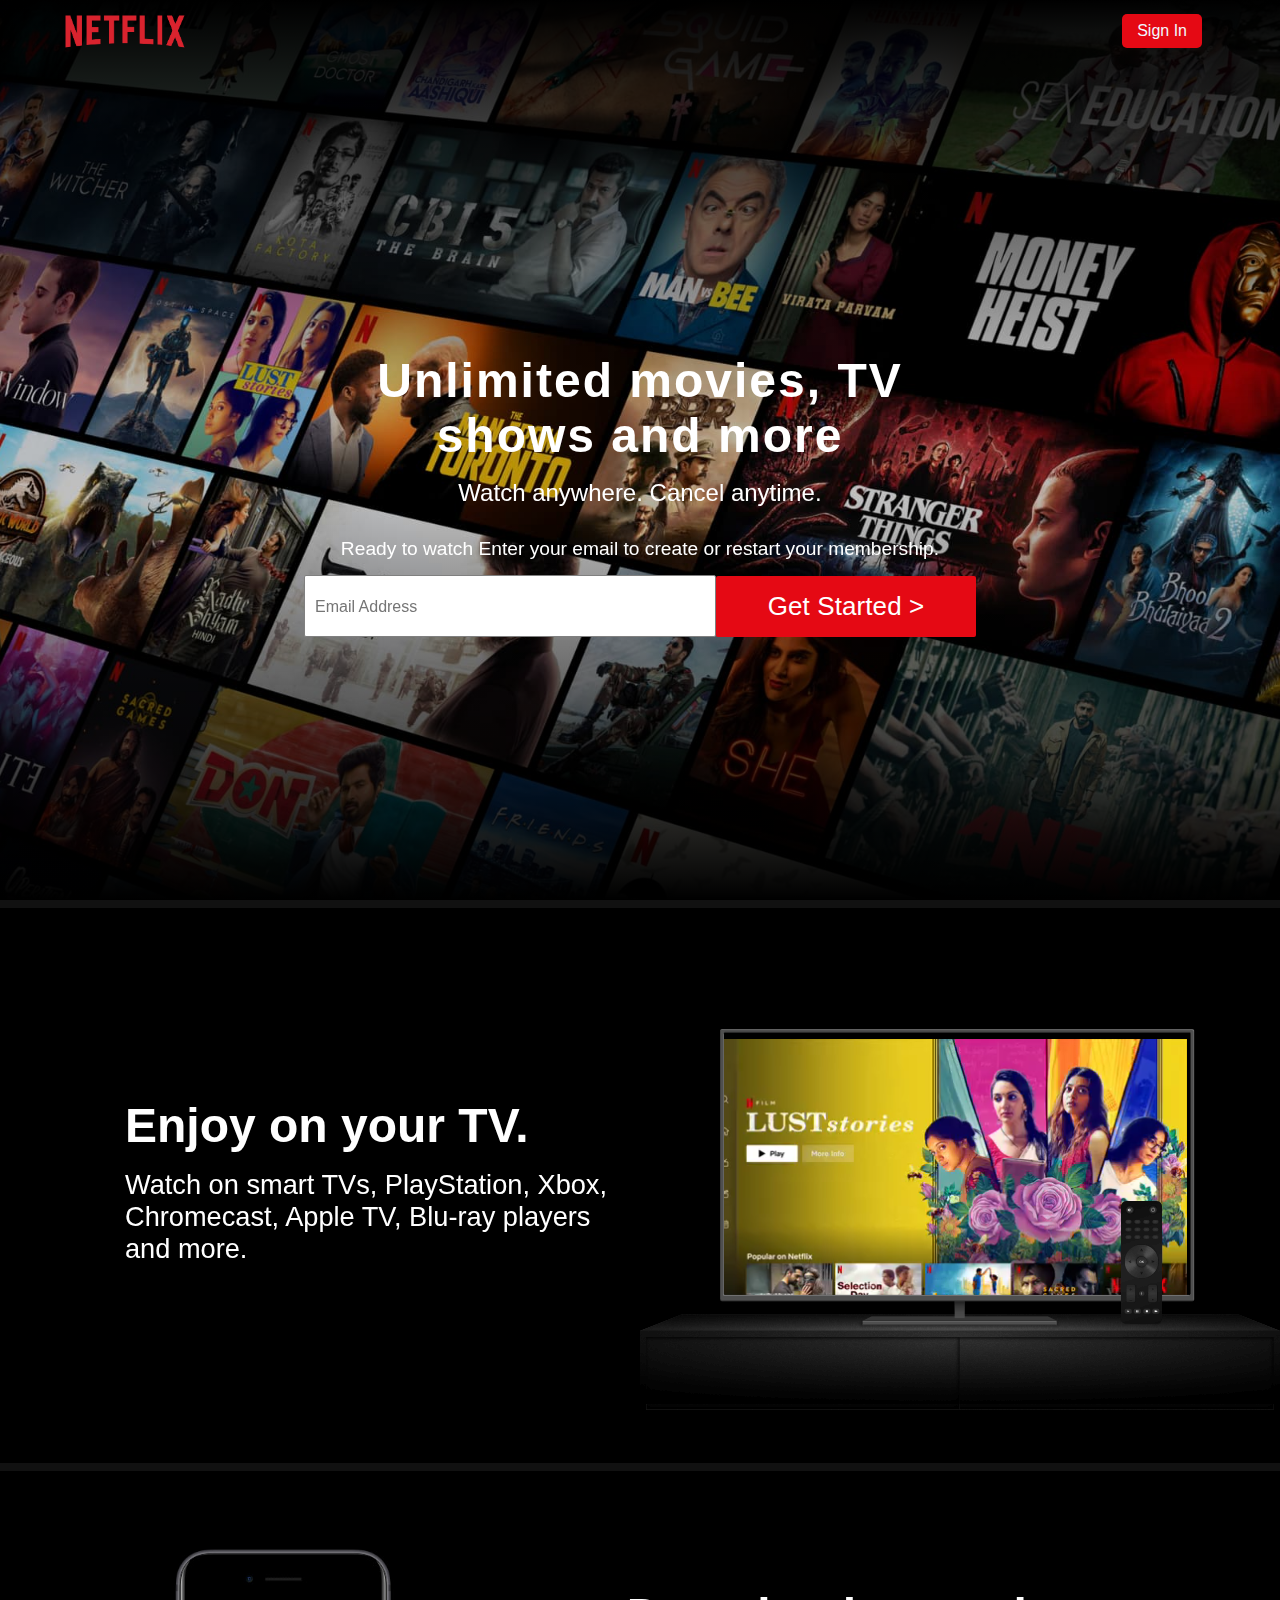
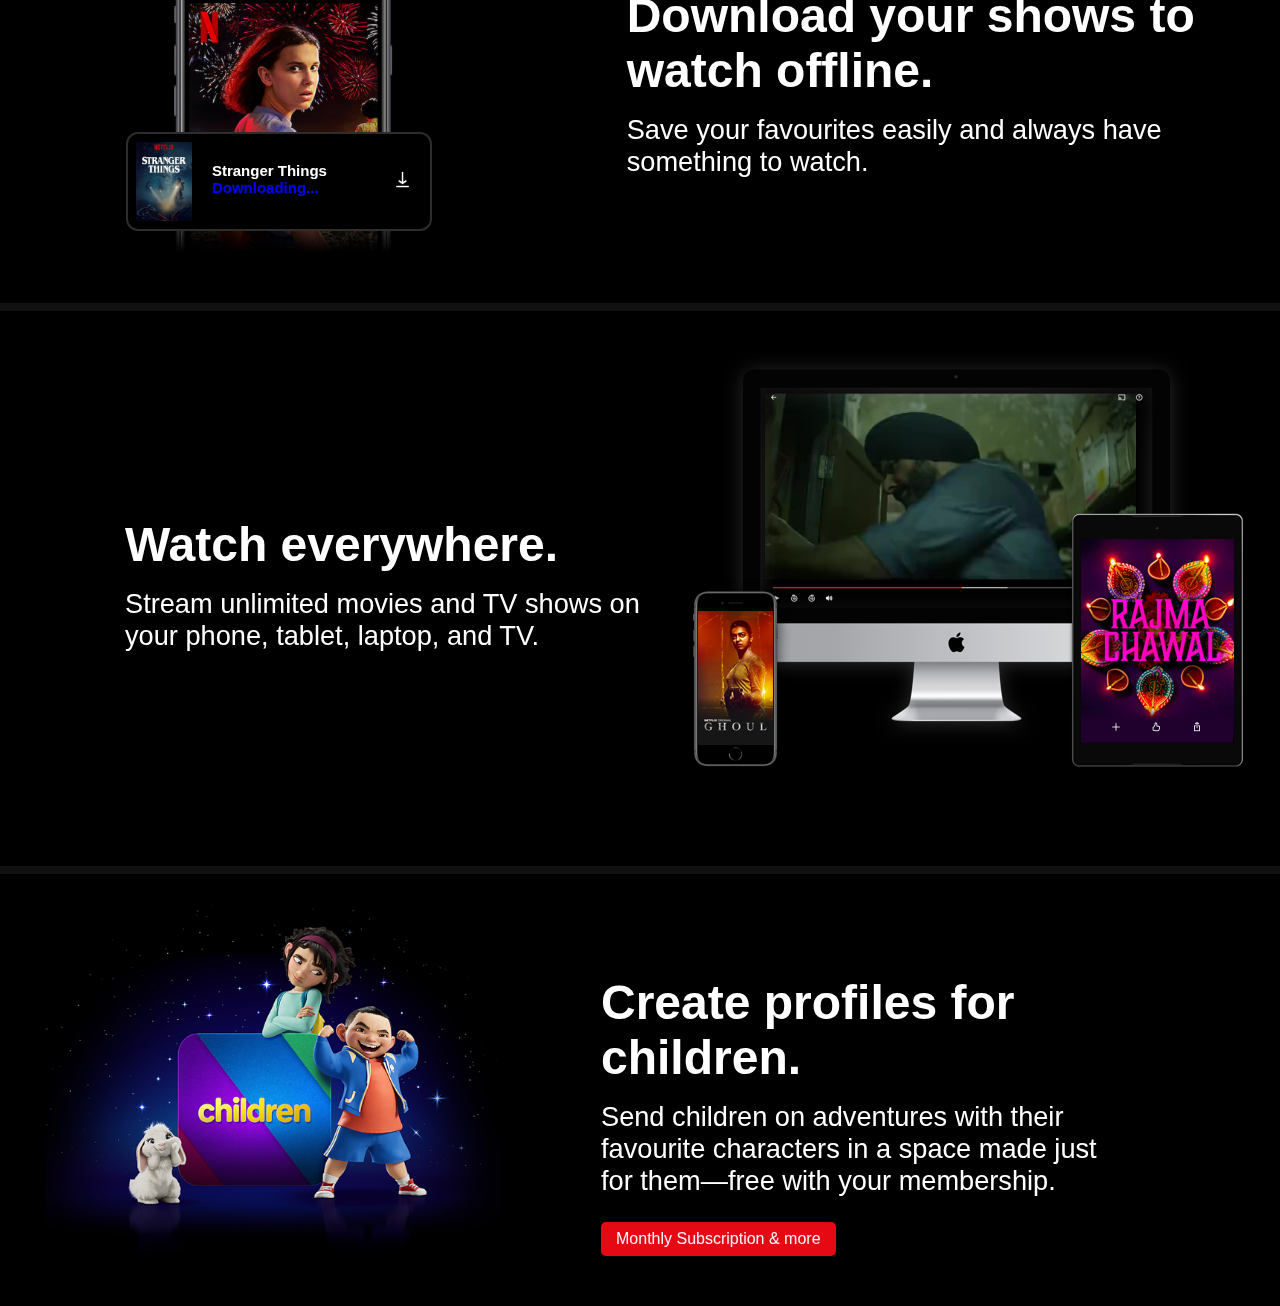
<file: index.html>
<!DOCTYPE html>
<html lang="en">
<head>
    <meta charset="UTF-8">
    <meta http-equiv="X-UA-Compatible" content="IE=edge">
    <meta name="viewport" content="width=device-width, initial-scale=1.0">
    <link rel="icon" href="assets/NetflixIcon.ico">
    <link rel="stylesheet" href="style.css">
    <title>My Netflix- Watch TV Shows Online, Watch Movies Online</title>
</head> 
<body>
    <section class="container">
        <div class="head">
            <img src="assests/NetflixLogo.png" alt="">
            <a href="login.html">Sign In</a>
        </div>
    </section>
    <section class="banner"> 
            <img src="bgimg.jpg" alt="banner" class="fit">
        <div class="box">
            <div class="heading">
                <h2>Unlimited movies, TV shows and more </h2>
                <h5>Watch anywhere. Cancel anytime.</h5>
                <p>Ready to watch Enter your email to create or restart your membership.</p>
            </div>
            <div class="Email">
                <input type="text" placeholder="Email Address">
                <a href="moviezone.html">Get Started > </a>
            </div>
        </div>
    </section>

    <section class="style-cards">
        
        <div class="card-1">
            <div class="desc-1">
                <h1>Enjoy on your TV.</h1>
                <p>Watch on smart TVs, PlayStation, Xbox, Chromecast, Apple TV, Blu-ray players and more.</p>
            </div>
            <img src="assests/tv.png" alt="part1img">
            <video class="video-1" autoplay="" playsinline="" muted="" loop="">
                <source src="assests/vid2.m4v" type="video/mp4">
            </video>
        </div>
       
        <div class="card-2">
          <img src="assests/mobile.jpg" alt="gifFile" />
          <div class="desc-2">
            <h1>Download your shows to watch offline.</h1>
            <p>Save your favourites easily and always have something to watch.</p>
          </div>
  
          <div class="downloading">
            <img class="small" src="assests/STimg.png" alt="StrangeImg" />
            <h1>Stranger Things <span> Downloading... </span></h1>
  
            <span>
              <img
                class="icon"
                src="assests/download-icon.gif"
                alt="download-icon"
              />
            </span>
          </div>       
        </div>

        <div class="card-3">
            <div class="desc-3">
                <h1>Watch everywhere.</h1>
                <p>Stream unlimited movies and TV shows on your phone, tablet, laptop, and TV.</p>
            </div>
            <img src="assests/mac.png" alt="part3img">
            <video class="video-1" autoplay="" playsinline="" muted="" loop="">
                <source src="assests/vid1.m4v" type="video/mp4">
            </video>
        </div>

        <div class="card-4">
            <img src="assests/kids.png" alt="part4img">
            <div class="desc-4">
                <h1>Create profiles for children.</h1>
                <p>Send children on adventures with their favourite characters in a space made just for them—free with your membership.</p>
                <a href="landingpage.html">Monthly Subscription & more</a>
            </div>
        </div>
    </section>
</body>
</html>
</file>
<file: style.css>
*{
    margin: 0;
    padding: 0;
    /* background-color: black; */
}

body{
    font-family: Arial, Helvetica, sans-serif;
    background-color: black;
}

.container .head {
    position: absolute;
    top: 10;
    left: 10;
    display: flex;
    justify-content: space-between;
    align-items: center;
    width: 90%;
    padding: 0px 50px;
    z-index: 1000000;
    
}

.container .head img{
    width: 13%;
}

.container .head a{
    color: aliceblue;
    text-decoration: none;
    background-color: #E50914;
    padding: 8px 15px;
    border-radius: 5px;
}

.banner{
    width: 100%;
    height: 100vh;
    position: relative;
    display: flex;
    justify-content: center;
    align-items: center;
}

.banner:before{
    content: '';
    position: absolute;
    top: 0;
    left: 0;
    width: 100%;
    height: 400px;
    z-index: 1;
    background: linear-gradient(to bottom,#000,transparent);
}

.banner:after{
    content: '';
    position: absolute;
    bottom: 0;
    left: 0;
    width: 100%;
    height: 400px;
    z-index: 1;
    background: linear-gradient(to top,#000,transparent);
}

.banner .fit{
    width: 100%;
    height: 100%;
    position: absolute;
    top: 0;
    left: 0;
    object-fit: cover;
}

.banner .box{
    position: absolute;
    top: 55%;
    left: 50%;
    transform: translate(-50%, -50%);
    z-index: 1000;
}

.banner .box .heading{
    display: flex;
    flex-direction: column;
    justify-content: center;
    align-items: center;
    text-align: center;
}

.banner .box .heading h2{
    font-size: 3em;
    color: #fff;
    letter-spacing: 2px;
    width: 80%; 
}

.banner .box .heading h5{
    font-size: 1.5em;
    color: #fff;
    font-weight: 300;
    padding: 1rem 0;
}

.banner .box .heading p{
    font-size: 1.2em;
    color: #fff;
    font-weight: 300;
    padding: 15px 0;
    /* padding-bottom: 20px; */
}

.banner .box .Email{
    display: flex;
    flex-direction: row;
    justify-content: center;
    align-items: center;
}

.banner .box .Email input{
    font-size: 16px;
    color: #000;
    height: 50px;
    min-width: 400px;
    outline: none;
    border-radius: 2px;
    border: 1px solid grey;
    align-items: center;
    padding: 10px 10px 0 0;
}

.banner .box .Email input::placeholder{
    position: absolute;
    top: 22px;
    left: 10px;
}

.banner .box .Email a{
    text-decoration: none;
    color: #fff;
    font-weight: 400;
    background: #E50914;
    line-height: 61px;
    border-radius: 2px;
    min-width: 200px;
    font-size: 1.625rem;
    padding: 0 30px;
    letter-spacing: 0.1px;
    text-align: center;
}

.card-1,
.card-2,
.card-3,
.card-4{
    border-top: 8px solid #111;
    padding: 50px;
    color: #fff;
}

.card-1{
    position: relative;
    display: inline-grid;
    grid-template-columns: 50% 40%;
    text-align: left;
    align-items: center;
    padding: 25px 45px 50px;
}

.desc-1{
    padding-left: 80px;
}

.style-cards h1{
    font-size: 3rem;
    padding: 1rem;
    padding-left: 0;

}

.style-cards p{
    font-size: 1.7rem;
    line-height: 2rem;
}

.card-1 video{
    position: relative;
    height: 58%;
    width: 100%;
    grid-column: 2/2;
    grid-row: 1/2;
    z-index: -1;
    margin-left: 15%;
}

.card-1 img{
    grid-column: 2/2;
    grid-row: 1/2;
}

.card-2, .card-4{
    position: relative;
    display: inline-grid;
    grid-template-columns: 40% 50%;
    text-align: left;
    align-items: center;
    padding: 25px 45px 50px;
}

.desc-2, .desc-4{
    padding-left: 100px;
    /* padding-right: 20px; */
}

.card-3{
    position: relative;
    display: inline-grid;
    grid-template-columns: 50% 40%;
    text-align: left;
    align-items: center;
    padding: 25px 45px 50px;
}

.desc-3{
    padding-left: 80px;
}

.card-3 video{
    position: relative;
    top: -90px;
    left: 125px;
    height: 78%;
    width: 78%;
    grid-column: 2/2;
    grid-row: 1/2;
    z-index: -1;
    /* margin-left: 15%; */
}

.card-3 img{
    grid-column: 2/2;
    grid-row: 1/2;
}
.desc-3 {
    /* background-color: rgb(18, 139, 139); */
    padding-left: 80px;
}

.card-4 {
    position: relative;
    display: grid ;
    grid-template-columns: 40% 50%;
    align-items: center;
    text-align: left;
    padding: 25px 45px 50px;  
}

.desc-4 {
    padding-left: 80px;   
}
.desc-4 a{
    color: aliceblue;
    text-decoration: none;
    background-color: #E50914;
    padding: 8px 15px;
    border-radius: 5px;
    position: absolute;
    align-items: bottom;
    bottom: 50px;
}

.card-4 img{
    width: 100%;
 }
 /* card-2 */
 .card-2{
    position: relative;
    align-items: center;
    display: grid;
    grid-template-columns: 40% 60%;
    text-align: left;
    padding: 25px 45px 50px;
 }

 .card-2 .downloading{
    background-color: rgb(0, 0, 0);
    position: relative;
    border: 2px solid rgb(46, 45, 45);
    border-radius: .75em;
    display: flex;
    align-items: center;
    justify-content: space-between;
    left: 17%;
    max-width: 60%;
    top: 30%;
    grid-column: 1/2;
    grid-row: 1/2;
    padding: 8px;
 }

 .card-2 img{
    max-width: 100%;
    grid-column: 1/2;
    grid-row: 1/2;
 }

 .desc-2{
    padding-left: 70px;
    margin-left: 5%;
 }

 .card-2 .downloading h1{
    font-size: 15px;
    padding-left: 20px;
    padding-top: 10px;
 }

 .card-2 .downloading span{
    font-family: Arial, Helvetica, sans-serif;
    color: blue;
 }

 .card-2 .downloading .small{
    width: 56px;
    max-width: 100%;
 }

 .card-2 .downloading .icon{
    width: 56px;
    max-width: 100%;
 }
</file>
